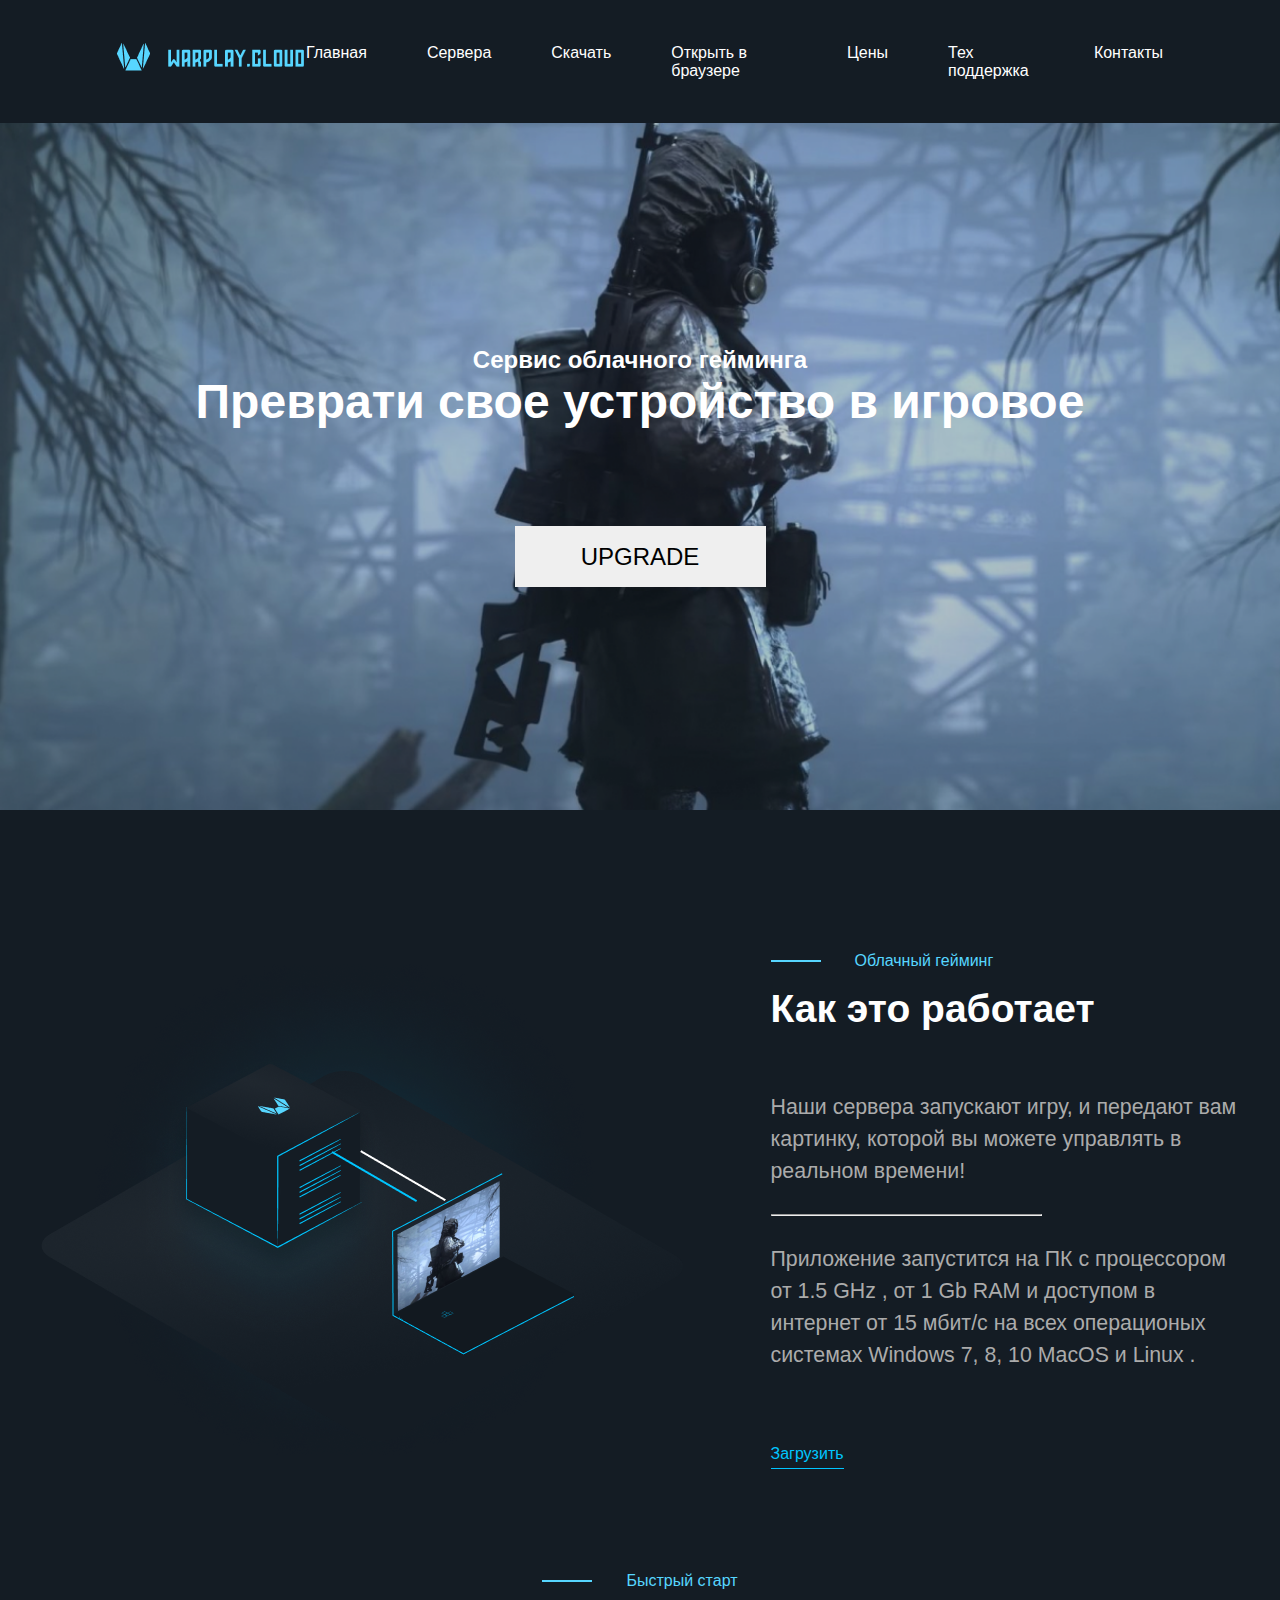
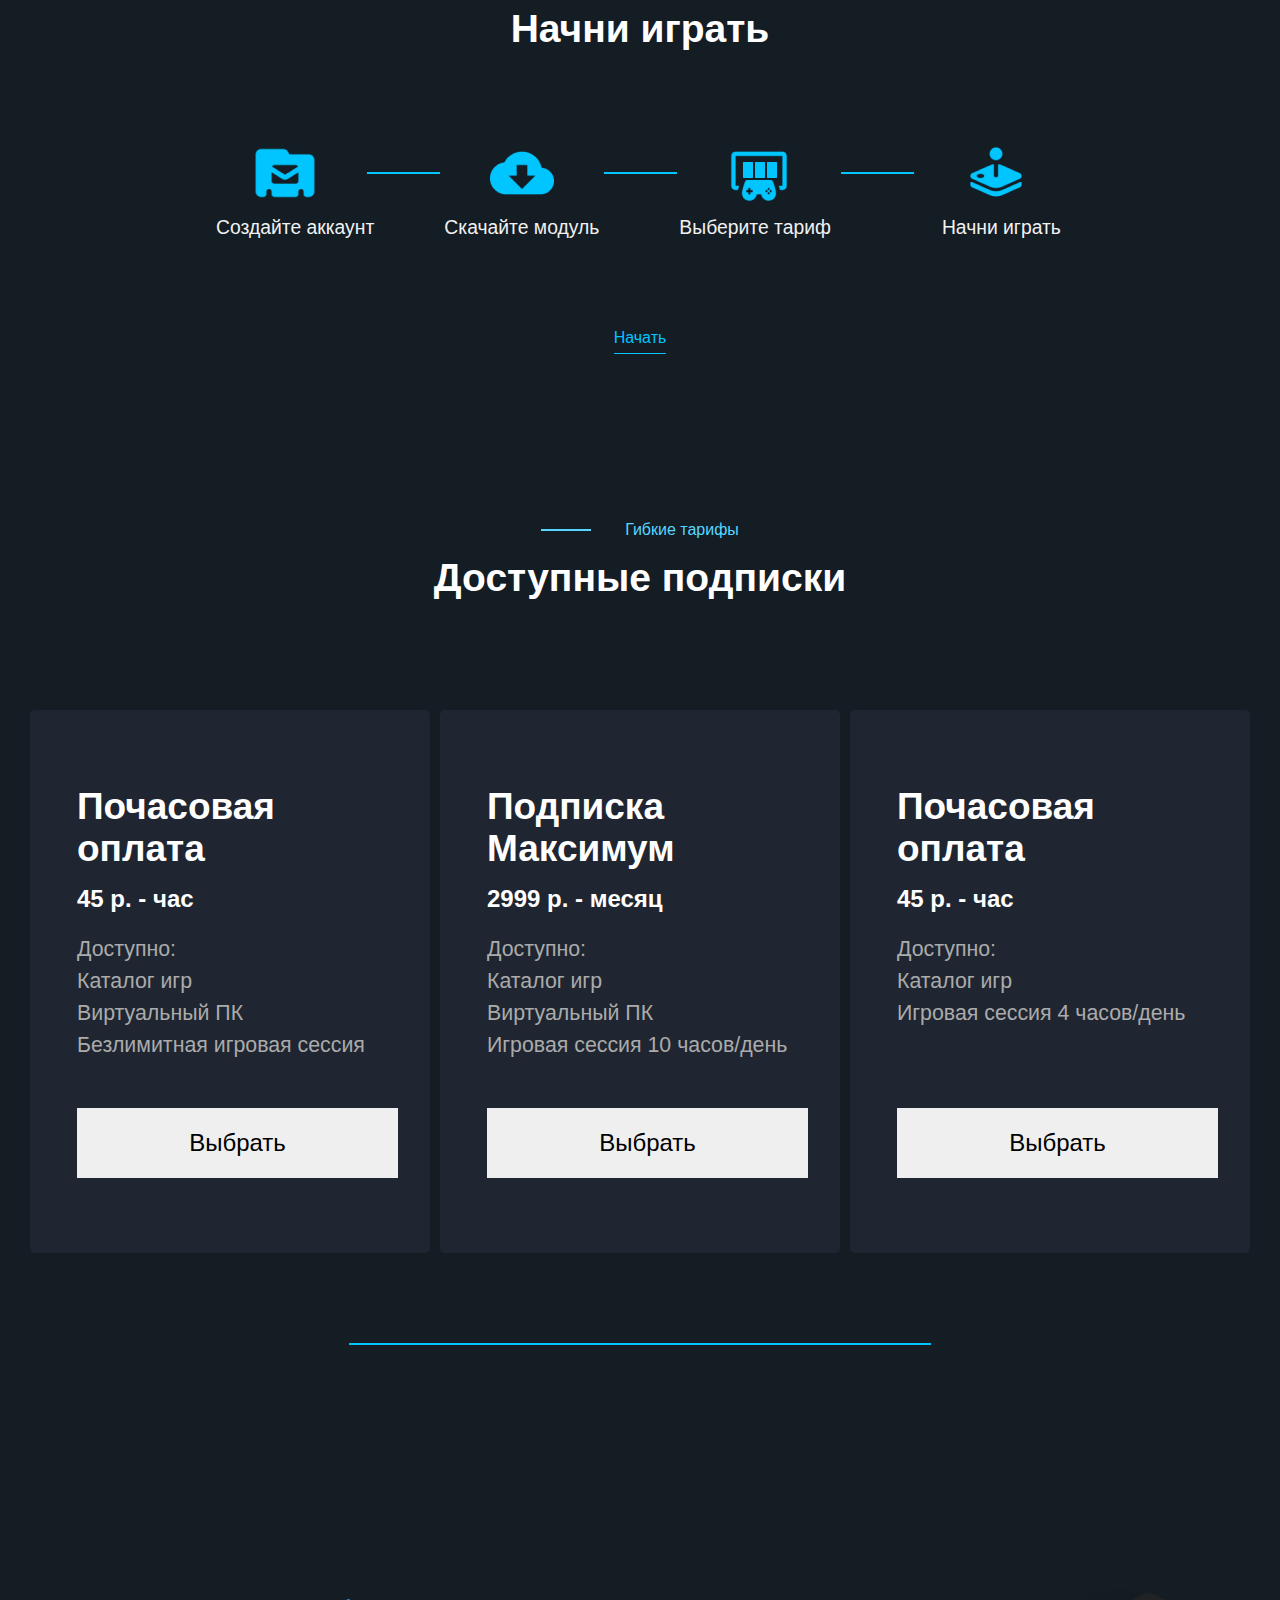
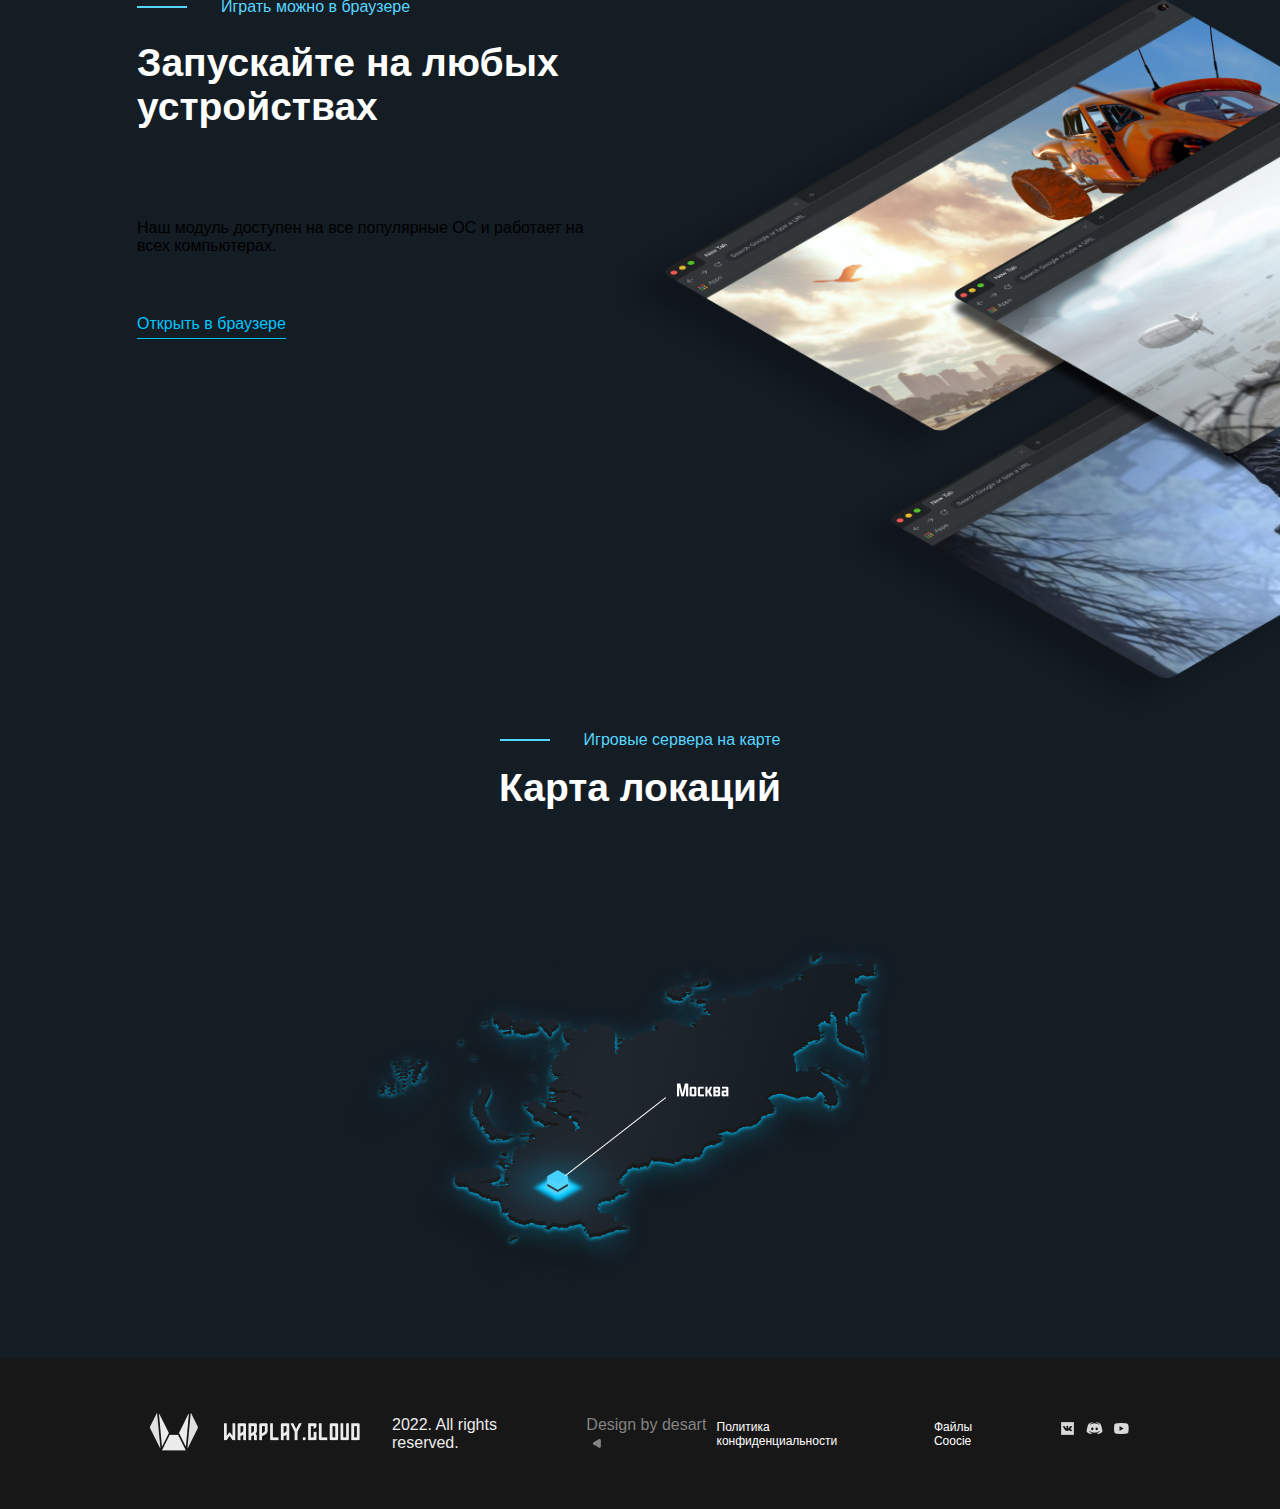
<file: index.html>
<!DOCTYPE html>
<html lang="en">

<head>
    <meta charset="UTF-8">
    <meta name="viewport" content="width=device-width, initial-scale=1.0">
    <link rel="stylesheet" href="./index.css">
    <title>WARPLAY.CLOUD</title>
</head>

<body>
    <div class="header d-none d-lg-block">
        <nav>
            <a href="###" class="header_logo"><img src="./img/nav-logo.png" alt="logo" class="logo"></a>

            <ul class="navbar_menu  ">
                <li><a href="###" class="navbar_link">Главная</a></li>
                <li><a href="./registratsya/index.html" class="navbar_link">Сервера</a></li>
                <li><a href="./dowload/index.html" class="navbar_link">Скачать</a></li>
                <li><a href="#online-play" class="navbar_link">Открыть в браузере</a></li>
                <li><a href="#start-follow" class="navbar_link">Цены</a></li>
                <li><a href="###" class="navbar_link">Тех поддержка</a></li>
                <li><a href="./contact/index.html" class="navbar_link">Контакты</a></li>
            </ul>
        </nav>
        <div class="header-info">
            <h2>Сервис облачного гейминга</h2>
            <h1>Преврати свое устройство в игровое </h1>
            <div class="header_button">
                <div class="header_button">
                    <button class="header_btn">UPGRADE</button>
                </div>
            </div>
        </div>
    </div>

    <!-- Облачный гейминг -->

    <div class="install-page">
        <img src="./img/Облачный-гейминг/ImageServerHost.png" alt="img" class="header_img">
        <div class="install-page-info">
            <p class="p-galvni"><span></span> Облачный гейминг</p>
            <h1 class="h1-glavni">Как это работает</h1>
            <p class="p-assisant_1">
                Наши сервера запускают игру, и передают
                вам картинку, которой вы можете управлять
                в реальном времени!
            </p>
            <hr>
            <p class="p-assisant_2" style="margin-bottom: 74px;">Приложение запустится на ПК с процессором
                от 1.5 GHz , от 1 Gb RAM и доступом в интернет
                от 15 мбит/с
                на всех операционых системах
                Windows 7, 8, 10 MacOS и Linux .
            </p>
            <a href="###" class="a-glavni">Загрузить</a>
        </div>
    </div>


    <!-- Быстрый старт -->

    <div class="start-game">
        <p class="p-galvni"><span></span> Быстрый старт</p>
        <h1 class="h1-glavni">Начни играть</h1>
        <div class="start-game-cards">
            <div class="img-card">
                <img src="./img/Быстрый-старт/img1.png" alt="img1">
                <span></span>
                <img src="./img/Быстрый-старт/img2.png" alt="img1">
                <span></span>
                <img src="./img/Быстрый-старт/img3.png" alt="img1">
                <span></span>
                <img src="./img/Быстрый-старт/img4.png" alt="img1">
            </div>
            <div class="text-card">
                <h4>Cоздайте аккаунт</h4>
                <h4>Cкачайте модуль</h4>
                <h4>Выберите тариф </h4>
                <h4>Начни играть</h4>
            </div>
        </div>
        <a href="###" class="a-glavni">Начать</a>
    </div>

    <!-- Гибкие тарифы -->

    <div class="start-follow">
        <p class="p-galvni"><span></span>Гибкие тарифы</p>
        <h1 class="h1-glavni">Доступные подписки</h1>
        <div class="start-follow-cards">
            <div class="start-follow-cards-card">
                <h1>Почасовая оплата</h1>
                <h3>45 р. - час</h3>
                <div class="p-card">
                    <p>Доступно:</p>
                    <p>Каталог игр</p>
                    <p>Виртуальный ПК</p>
                    <p>Безлимитная игровая сессия</p>
                </div>
                <button>Выбрать</button>
            </div>
            <div class="start-follow-cards-card">
                <h1>Подписка Максимум</h1>
                <h3>2999 р. - месяц</h3>
                <div class="p-card">
                    <p>Доступно:</p>
                    <p>Каталог игр</p>
                    <p>Виртуальный ПК</p>
                    <p>Игровая сессия 10 часов/день</p>
                </div>
                <button>Выбрать</button>
            </div>
            <div class="start-follow-cards-card">
                <h1>Почасовая оплата</h1>
                <h3>45 р. - час</h3>
                <div class="p-card">
                    <p>Доступно:</p>
                    <p>Каталог игр</p>
                    <p>Игровая сессия 4 часов/день</p>
                </div>
                <button>Выбрать</button>
            </div>
        </div>
        <span class="bottom-span"></span>
    </div>

    <!-- Играть можно в браузере -->

    <div class="online-play">
        <div class="online-play-info">
            <p class="p-galvni"><span></span> Играть можно в браузере</p>
            <h1 class="h1-glavni">Запускайте на любых устройствах</h1>
            <p class="p-assisant">Наш модуль доступен на все популярные ОС
                и работает на всех компьютерах.</p>
            <a href="###" class="a-glavni">Открыть в браузере</a>
        </div>
        <img src="./img/ImageBrowser.png" alt="image">
    </div>

    <!-- Игровые сервера на карте -->

    <div class="map">
        <p class="p-galvni"><span></span>Игровые сервера на карте</p>
        <h1 class="h1-glavni">Карта локаций</h1>
        <img src="./img/map.png" alt="map">
    </div>

    <!-- footer -->

    <footer>
        <div class="footer-left">
            <a href="./index.html"><img src="./img/footer/footer-logo.png" alt="footer-logo"></a>
            <p>2022. All rights reserved.</p>
            <p>Design by desart <img src="./img/footer/Vector.png" alt="icon" style="margin-left: 7px;"></p>
        </div>
        <div class="footer-right">
            <a href="###">Политика конфиденциальности</a>
            <a href="###">Файлы Coocie</a>
            <div class="icons">
                <a href="###"><img src="./img/footer/VK-com.png" alt="icon"></a>
                <a href="###"><img src="./img/footer/Discord.png" alt="icon"></a>
                <a href="https://youtu.be/8MjDKbW_V4A?si=DCzkMy582rWf57CD"><img src="./img/footer/YouTube.png"
                        alt="icon"></a>
            </div>
        </div>
    </footer>
</body>

</html>
</file>
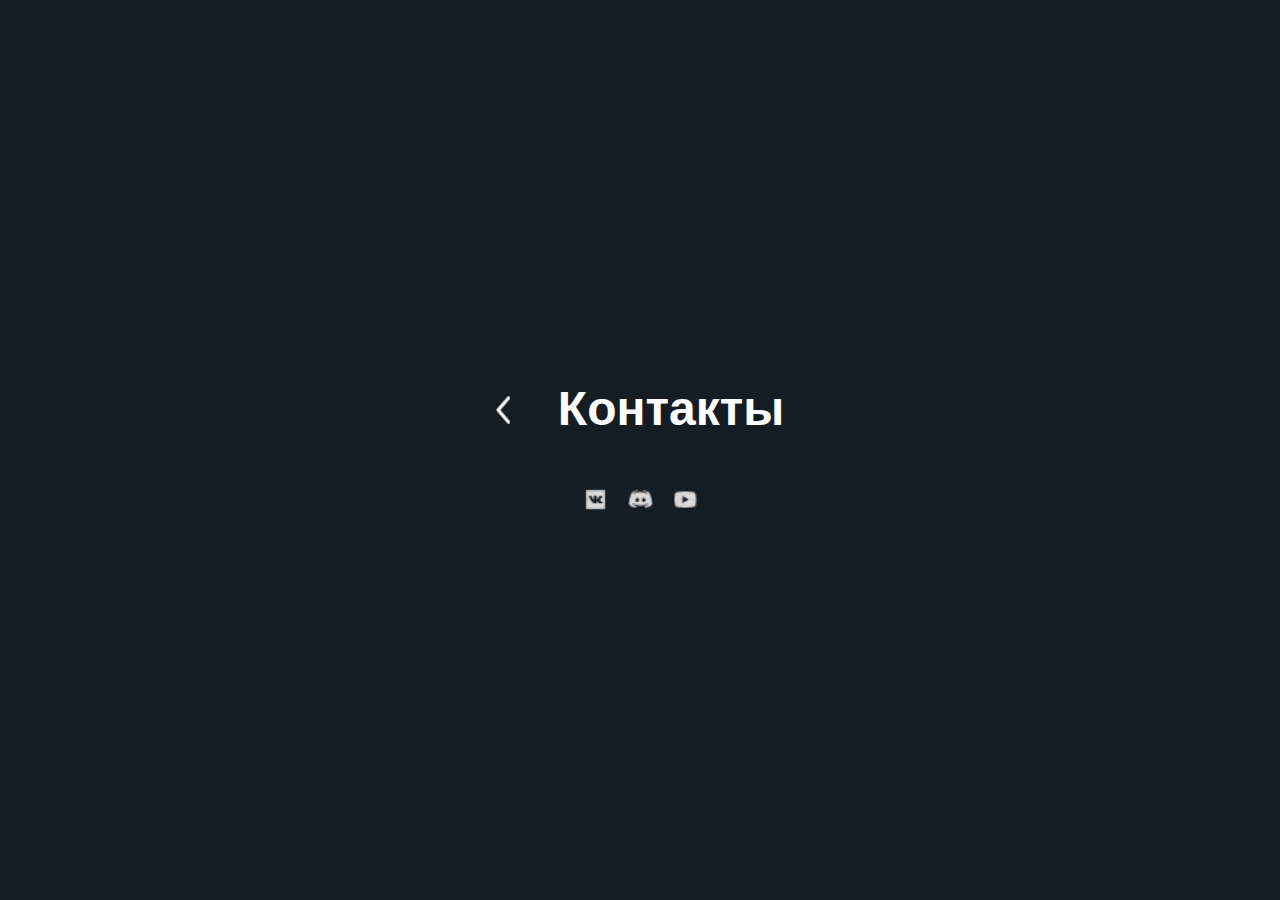
<file: contact/index.html>
<!DOCTYPE html>
<html lang="en">
<head>
    <meta charset="UTF-8">
    <meta name="viewport" content="width=device-width, initial-scale=1.0">
    <link rel="stylesheet" href="./main.css">
    <title>contact</title>
</head>
<body>
    <div class="contact">
        <h1>
            <a href="../index.html"> <img src="../dowload/img/back.png" alt="bakc"></a>
            Контакты
        </h1>
    
         <div class="contact-icons">
            <a href="###"><img src="../img/footer/VK-com.png" alt="wk"></a>
         <a href="###"><img src="../img/footer/Discord.png" alt="Discord"></a>
         <a href="###"><img src="../img/footer/YouTube.png" alt="YouTube"></a>
         </div>
    </div>
</body>
</html>
</file>
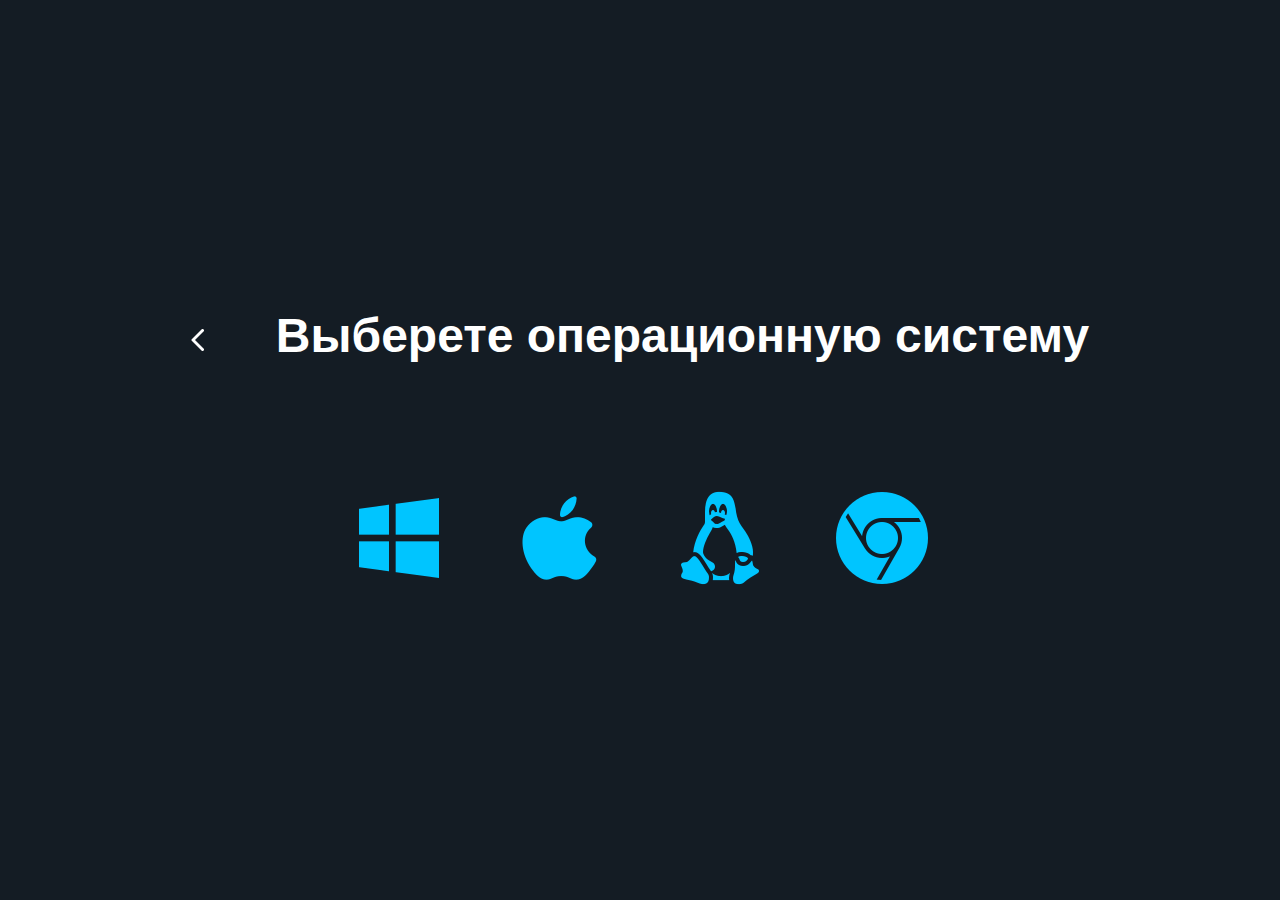
<file: dowload/index.html>
<!DOCTYPE html>
<html lang="en">
<head>
    <meta charset="UTF-8">
    <meta name="viewport" content="width=device-width, initial-scale=1.0">
    <link rel="stylesheet" href="./main.css">
    <title>dowload</title>
</head>
<body>
    <div class="header">
        <h1>
           <a href="../index.html"> <img src="./img/back.png" alt="bakc"></a>
            Выберете операционную систему
        </h1>

        <div class="images">
            <a href="###"><img src="./img/Windows10.png" alt="Windows10"></a>
            <a href="###"><img src="./img/MacClient.png" alt="mac"></a>
            <a href="###"><img src="./img/Linux.png" alt="Linux"></a>
            <a href="###"><img src="./img/Chrome.png" alt="Chrome"></a>
        </div>
    </div>
</body>
</html>
</file>
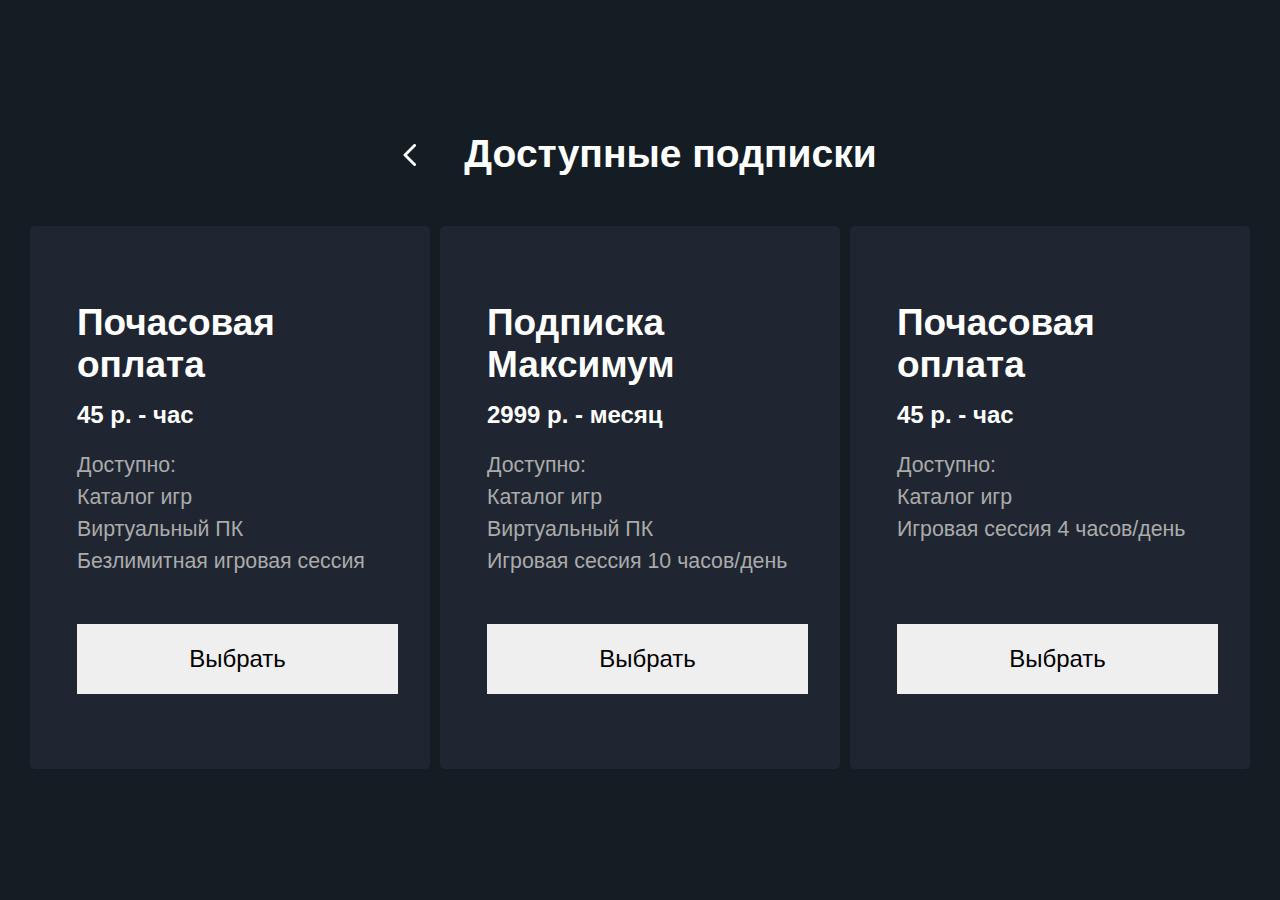
<file: follow-page/index.html>
<!DOCTYPE html>
<html lang="en">
<head>
    <meta charset="UTF-8">
    <meta name="viewport" content="width=device-width, initial-scale=1.0">
    <link rel="stylesheet" href="./main.css">
    <title>follow</title>
</head>
<body>
    <div class="start-follow">
        <h1>
            <a href="../open-reg/index.html"><img src="../dowload/img/back.png" alt="back"></a>
            Доступные подписки
        </h1>
        <div class="start-follow-cards">
            <div class="start-follow-cards-card">
                <h1>Почасовая оплата</h1>
                <h3>45 р. - час</h3>
                <div class="p-card">
                    <p>Доступно:</p>
                    <p>Каталог игр</p>
                    <p>Виртуальный ПК</p>
                    <p>Безлимитная игровая сессия</p>
                </div>
                <button>Выбрать</button>
            </div>
            <div class="start-follow-cards-card">
                <h1>Подписка Максимум</h1>
                <h3>2999 р. - месяц</h3>
                <div class="p-card">
                    <p>Доступно:</p>
                    <p>Каталог игр</p>
                    <p>Виртуальный ПК</p>
                    <p>Игровая сессия 10 часов/день</p>
                </div>
                <button>Выбрать</button>
            </div>
            <div class="start-follow-cards-card">
                <h1>Почасовая оплата</h1>
                <h3>45 р. - час</h3>
                <div class="p-card">
                    <p>Доступно:</p>
                    <p>Каталог игр</p>
                    <p>Игровая сессия 4 часов/день</p>
                </div>
                <button>Выбрать</button>
            </div>
        </div>
    </div>
</body>
</html>
</file>
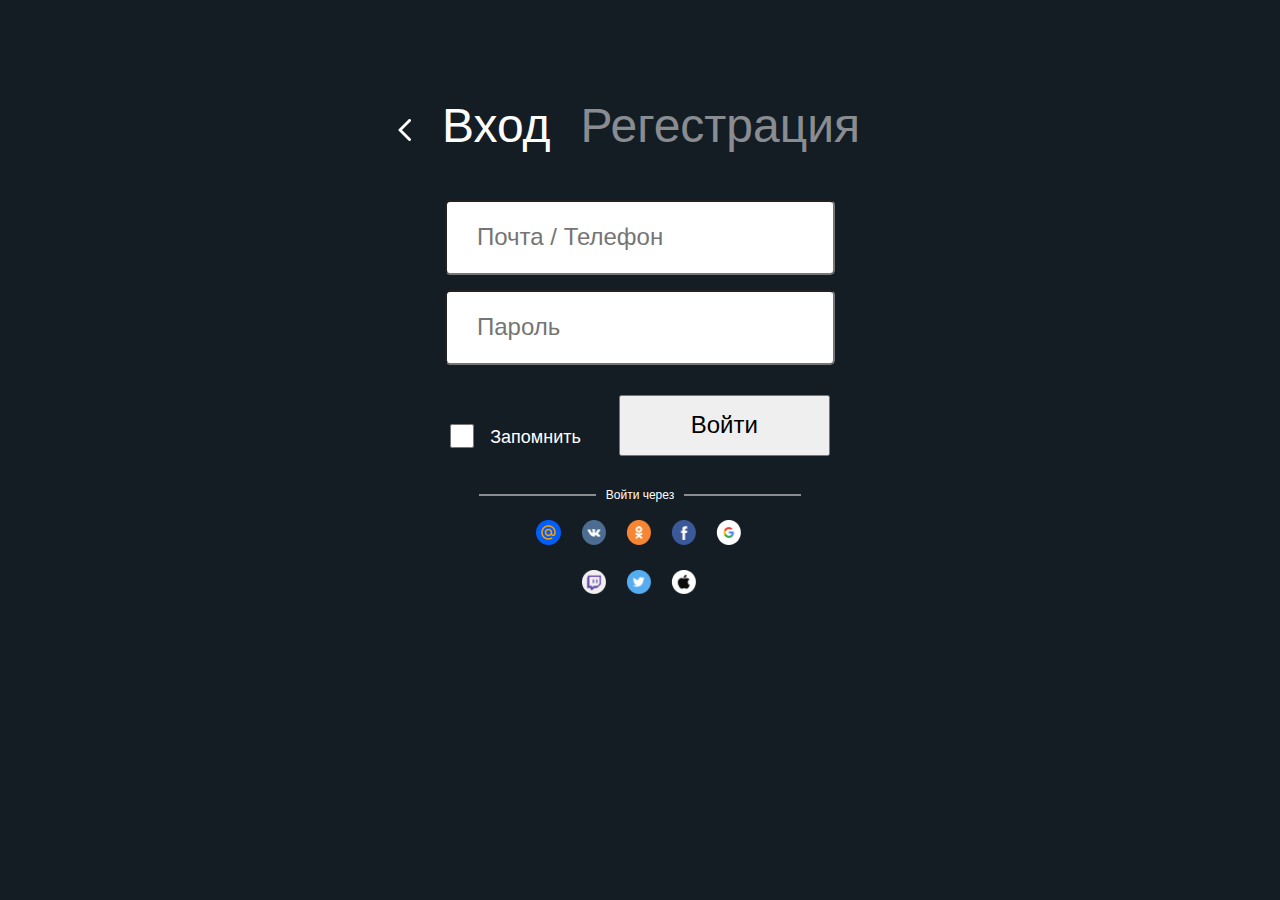
<file: open-reg/index.html>
<!DOCTYPE html>
<html lang="en">
<head>
    <meta charset="UTF-8">
    <meta name="viewport" content="width=device-width, initial-scale=1.0">
    <link rel="stylesheet" href="./main.css">
    <title>Document</title>
</head>
<body>
    <div class="registratsiya">
        <div class="reg">
            <h1>
                <a href="../index.html"><img src="../dowload/img/back.png" alt="back"></a>
                Вход
                <span><a href="../registratsya/index.html">Регестрация</a></span>
            </h1>
            <form action="../follow-page/index.html">
                <input type="tex" placeholder="Почта / Телефон" required>
                <input type="password" placeholder="Пароль" required>
                <div style="display: flex; align-items: center; justify-content: center;">
                    <div class="bottom-input">
                        <input type="checkbox" id="checkbox" required>
                        <label for="checkbox">Запомнить
                        </label>
                    </div>
                    <button type="submit">Войти</button>
                </div>
            </form>
            <p class="reg-spans"><span></span>Войти через<span></span></p>
            <div class="reg-icons">
                <a href="###"> <img src="../img/reg-icons/Mail_ru.png" alt="mail"></a>
                <a href="###"> <img src="../img/reg-icons/VK.png" alt="wk"></a>
                <a href="###"> <img src="../img/reg-icons/OK.png" alt="ok"></a>
                <a href="###"><img src="../img/reg-icons/Facebook.png" alt="fakebook"></a>
                <a href="###"> <img src="../img/reg-icons/Google.png" alt="google"></a>
                <a href="###"> <img src="../img/reg-icons/Twitch.png" alt="twitch"></a>
                <a href="###"> <img src="../img/reg-icons/Twitter.png" alt="Twitter"></a>
                <a href="###"> <img src="../img/reg-icons/Apple.png" alt="Apple"></a>
            </div>
        </div>
    </div>
</body>
</html>
</file>
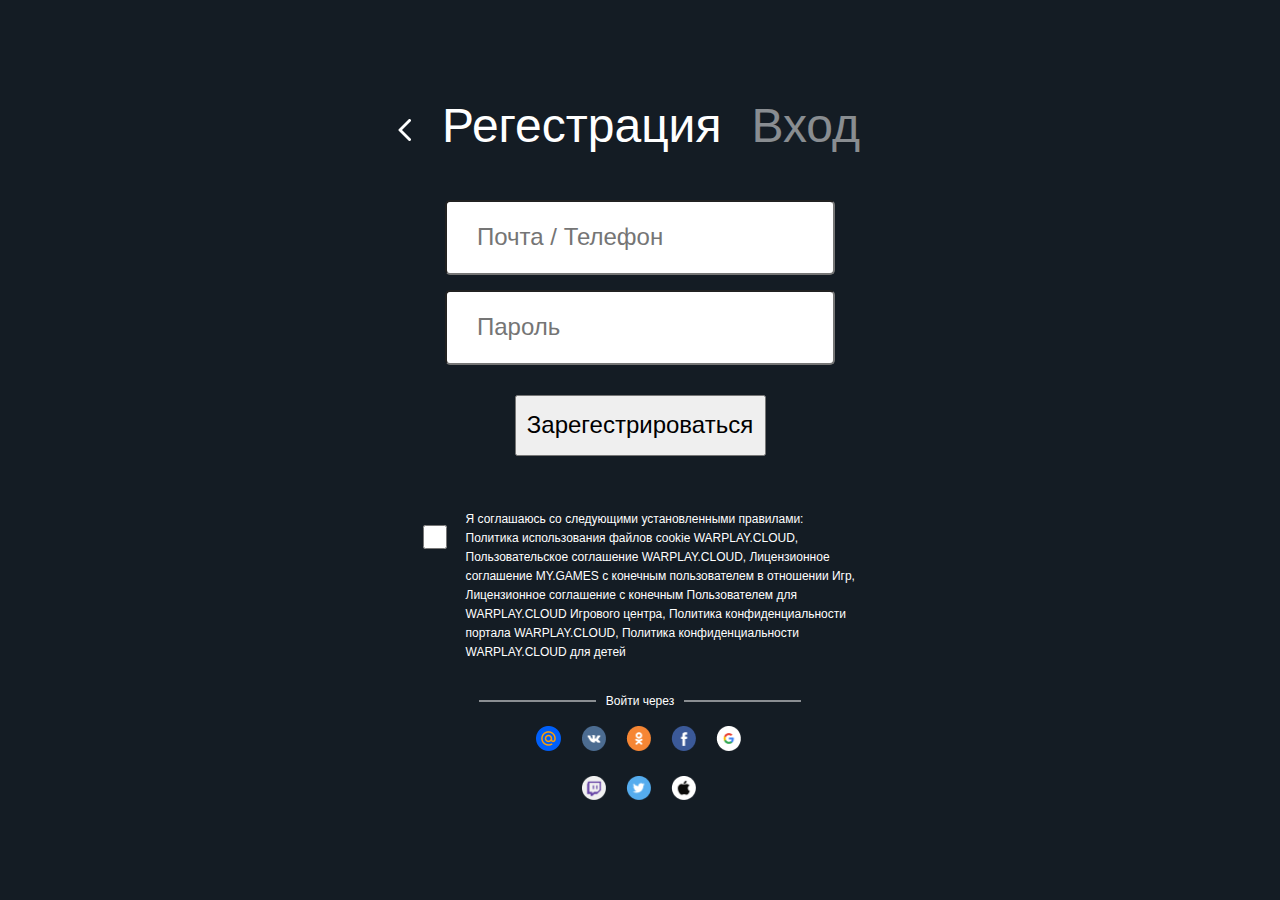
<file: registratsya/index.html>
<!DOCTYPE html>
<html lang="en">

<head>
    <meta charset="UTF-8">
    <meta name="viewport" content="width=device-width, initial-scale=1.0">
    <link rel="stylesheet" href="./man.css">
    <title>registratsiya</title>
</head>

<body>
    <div class="registratsiya">
        <div class="reg">
            <h1>
                <a href="../index.html"><img src="../dowload/img/back.png" alt="back"></a>
                Регестрация
                <span><a href="../open-reg/index.html">Вход</a></span>
            </h1>
            <form action="../squeeze/index.html">
                <input type="tex" placeholder="Почта / Телефон" required>
                <input type="password" placeholder="Пароль" required>
                <button type="submit">Зарегестрироваться</button>
                <div class="bottom-input">
                    <input type="checkbox" id="checkbox" required>
                    <label for="checkbox">Я соглашаюсь со следующими установленными правилами: Политика использования
                        файлов
                        cookie WARPLAY.CLOUD, Пользовательское соглашение WARPLAY.CLOUD, Лицензионное соглашение
                        MY.GAMES с
                        конечным пользователем в отношении Игр, Лицензионное соглашение с конечным Пользователем для
                        WARPLAY.CLOUD Игрового центра, Политика конфиденциальности портала WARPLAY.CLOUD, Политика
                        конфиденциальности WARPLAY.CLOUD для детей
                    </label>
                </div>
            </form>
            <p class="reg-spans"><span></span>Войти через<span></span></p>
            <div class="reg-icons">
                <a href="###"> <img src="../img/reg-icons/Mail_ru.png" alt="mail"></a>
                <a href="###"> <img src="../img/reg-icons/VK.png" alt="wk"></a>
                <a href="###"> <img src="../img/reg-icons/OK.png" alt="ok"></a>
                <a href="###"><img src="../img/reg-icons/Facebook.png" alt="fakebook"></a>
                <a href="###"> <img src="../img/reg-icons/Google.png" alt="google"></a>
                <a href="###"> <img src="../img/reg-icons/Twitch.png" alt="twitch"></a>
                <a href="###"> <img src="../img/reg-icons/Twitter.png" alt="Twitter"></a>
                <a href="###"> <img src="../img/reg-icons/Apple.png" alt="Apple"></a>
            </div>
        </div>

    </div>
</body>

</html>
</file>
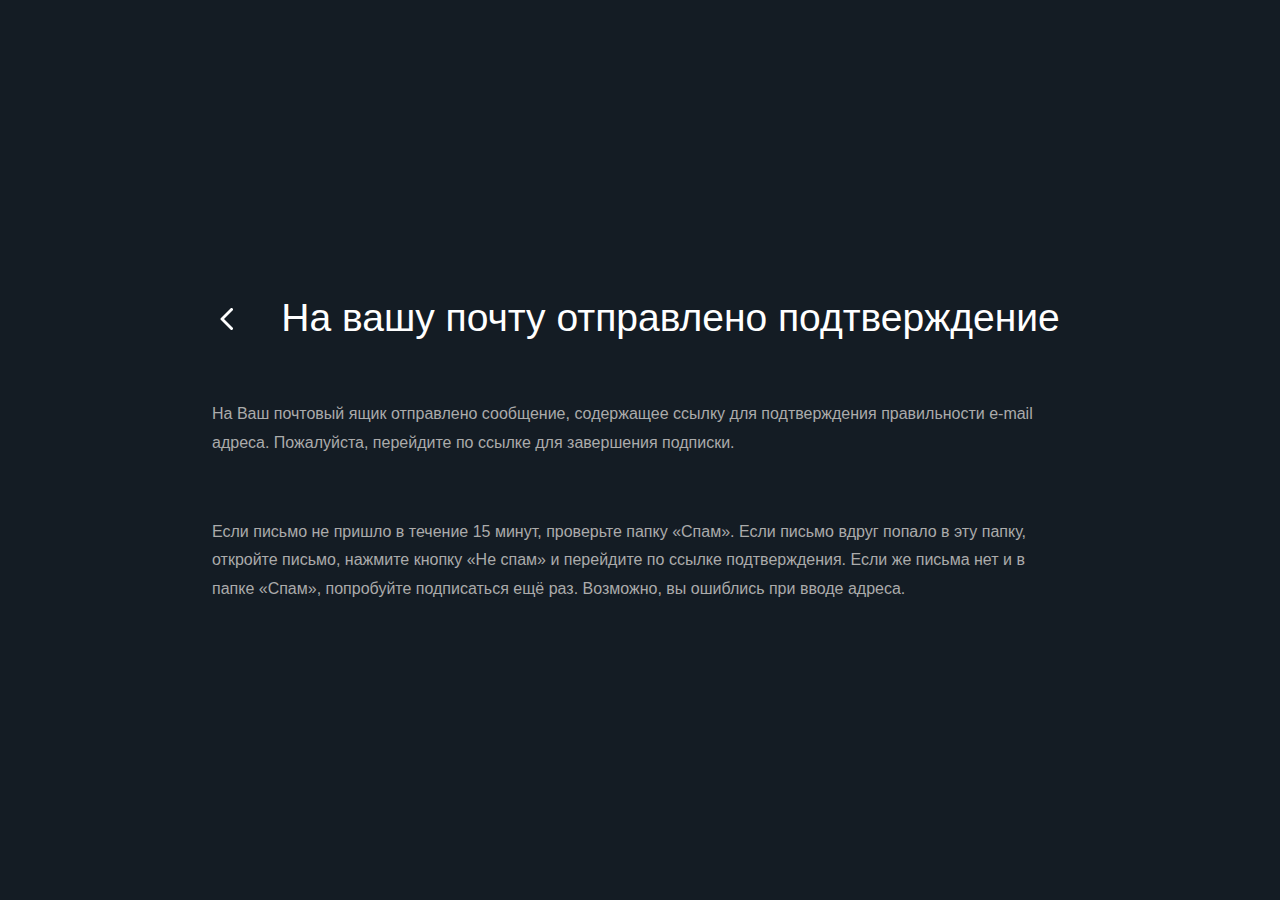
<file: squeeze/index.html>
<!DOCTYPE html>
<html lang="en">

<head>
    <meta charset="UTF-8">
    <meta name="viewport" content="width=device-width, initial-scale=1.0">
    <link rel="stylesheet" href="./main.css">
    <title>squeeze</title>
</head>

<body>
    <div class="squeeze">
        <div class="squeeze-info">
            <h1>
                <a href="../index.html"><img src="../dowload/img/back.png" alt="back"></a>
                На вашу почту отправлено подтверждение
            </h1>
            <p>На Ваш почтовый ящик отправлено сообщение, содержащее ссылку для подтверждения правильности e-mail адреса.
                Пожалуйста, перейдите по ссылке для завершения подписки.
            </p>
            <p>Если письмо не пришло в течение 15 минут, проверьте папку «Спам». Если письмо вдруг попало в эту папку,
                откройте
                письмо, нажмите кнопку «Не спам» и перейдите по ссылке подтверждения. Если же письма нет и в папке «Спам»,
                попробуйте подписаться ещё раз. Возможно, вы ошиблись при вводе адреса.
            </p>
        </div>
    </div>
</body>

</html>
</file>
<file: index.css>
@import url('https://fonts.googleapis.com/css2?family=Jersey+15+Charted&family=Josefin+Sans:ital,wght@0,100..700;1,100..700&family=Jost:ital,wght@0,100..900;1,100..900&family=Russo+One&display=swap');


* {
    box-sizing: border-box;
    margin: 0;
    padding: 0;
    font-family: sans-serif;
}

body {
    background-color: rgba(20, 28, 36, 1);
}

button {
    cursor: pointer;
    border: 0;
}

.header {
    width: 100%;
    height: 810px;
    background-image: url(./img/bg-img.png);
    background-size: cover;
    background-repeat: no-repeat;
}

nav {
    width: 100%;
    height: 123px;
    display: flex;
    justify-content: space-between;
    padding: 0 117px;
    align-items: center;
    background-color: rgba(20, 28, 36, 1);
}

li {
    list-style-type: none;
}

a {
    text-decoration: none;
}

nav a {
    color: rgba(255, 255, 255, 1);
    font-size: 16px;
    padding-bottom: 5px;
}

nav ul {
    display: flex;
    gap: 60px;
}

nav a:hover {
    transition: all 0.5s;
    border-bottom: 1px solid rgba(0, 197, 255, 1);
}

.header-info {
    width: 100%;
    height: 687px;
    display: flex;
    flex-direction: column;
    justify-content: center;
    align-items: center;
    color: rgba(255, 255, 255, 1);
}

.header-info p {
    font-size: 16px;
}

.header-info h1 {
    font-size: 48px;
}

.header-info button {
    width: 251px;
    height: 61px;
    font-size: 24px;
    margin-top: 97px;
}

/* Облачный гейминг */

.install-page {
    width: 100%;
    height: 517px;
    display: flex;
    align-items: center;
    justify-content: center;
    gap: 76px;
    background-color: rgba(20, 28, 36, 1);
    margin-top: 139px;
}

.install-page-info {
    width: 480px;
}

.p-galvni {
    display: flex;
    align-items: center;
    color: rgba(87, 214, 255, 1);
    gap: 34px;

}

.p-galvni span {
    display: block;
    width: 50px;
    border: 1px solid rgba(87, 214, 255, 1);
}

.h1-glavni {
    font-size: 39px;
    color: rgba(255, 255, 255, 1);
    margin-bottom: 60px;
    margin-top: 17px;
}

.install-page-info hr {
    width: 271px;
}

.p-assisant_1 {
    font-size: 21.33px;
    line-height: 32px;
    color: rgba(171, 171, 171, 1);
    margin-bottom: 27px;
    margin-top: 27px;
}

.p-assisant_2 {
    font-size: 21.33px;
    line-height: 32px;
    color: rgba(171, 171, 171, 1);
    margin-bottom: 27px;
    margin-top: 27px;
}

.a-glavni {
    color: rgba(0, 197, 255, 1);
    text-decoration: none;
    padding-bottom: 6px;
    border-bottom: 1px solid rgba(0, 197, 255, 1);
}

/* Быстрый старт */

.start-game {
    height: 393px;
    width: 100%;
    display: flex;
    flex-direction: column;
    align-items: center;
    justify-content: center;
    margin-top: 100px;
}

.start-game .start-game-cards {
    width: 848px;
}

.start-game .start-game-cards .img-card {
    display: flex;
    justify-content: center;
    align-items: center;
    gap: 50px;
}

.start-game .start-game-cards .img-card span {
    width: 73px;
    height: 0;
    border: 1px solid rgba(0, 197, 255, 1);
}

.start-game .start-game-cards .text-card {
    margin-top: 12px;
    display: flex;
    /* color: rgba(241, 241, 241, 1); */
}

.text-card h4:nth-child(2) {
    margin-left: 70px;
    margin-right: 80px;
}

.text-card h4:nth-child(4) {
    margin-left: 111px;
}

.start-game .start-game-cards .text-card h4 {
    font-size: 19.33px;
    font-weight: 300;
    color: rgba(241, 241, 241, 1);
}

.start-game h1 {
    margin-bottom: 90px;
}

.start-game a {
    margin-top: 90px;
}


/* Гибкие тарифы */


.start-follow {
    width: 100%;
    height: 840px;
    display: flex;
    align-items: center;
    justify-content: center;
    flex-direction: column;
    margin-top: 154px;
}

.start-follow-cards {
    display: flex;
    padding-top: 50px;
    gap: 10px;
}

.start-follow-cards-card {
    width: 400px;
    height: 543px;
    background-color: rgba(31, 38, 49, 1);
    border-radius: 5px;
    padding: 76px 70px 47px 47px;
}

.start-follow-cards-card h1 {
    font-size: 37px;
    line-height: 42px;
    margin-bottom: 15px;
    color: rgba(255, 255, 255, 1);
}

.start-follow-cards-card h3 {
    font-size: 24px;
    line-height: 28.13px;
    color: rgba(255, 255, 255, 1);
}

.start-follow-cards-card .p-card {
    width: 311px;
    height: 173.76px;
    margin-top: 21.21px;
    color: rgba(171, 171, 171, 1);
    font-size: 21.33px;
    line-height: 31.99px;
}

.start-follow-cards-card button {
    width: 321px;
    height: 70px;
    font-size: 24px;
}

.start-follow-cards-card:hover {
    transition: all 0.5s;
    background-color: rgba(0, 197, 255, 1);
    color: rgba(20, 28, 36, 1);
}

.start-follow-cards-card:hover h1 {
    color: rgba(20, 28, 36, 1);
}

.start-follow-cards-card:hover p {
    color: rgba(20, 28, 36, 1);
}

.start-follow-cards-card:hover h3 {
    color: rgba(20, 28, 36, 1);
}

.start-follow-cards-card:hover button {
    background-color: rgba(20, 28, 36, 1);
    color: rgba(241, 248, 255, 1);
}

.bottom-span {
    width: 582px;
    height: 0;
    border: 1px solid rgba(0, 197, 255, 1);
    margin-top: 90px;
}


/* Играть можно в браузере */

.online-play {
    height: 740px;
    display: flex;
    padding-left: 137px;
    margin-top: 228px;
    justify-content: space-between;
}

.online-play .online-play-info {
    margin-top: 17px;
}

.online-play .p-galvni {
    margin-bottom: 25px;
}

.online-play-info .p-assisant {
    width: 470px;
    margin-top: 90px;
    margin-bottom: 60px;
}

/* Игровые сервера на карте */

.map {
    height: 578px;
    display: flex;
    flex-direction: column;
    align-items: center;
    justify-content: center;
    margin-bottom: 60px;
}


/* footer */

footer {
    width: 100%;
    height: 150px;
    background-color: rgba(23, 23, 23, 1);
    display: flex;
    padding: 0 150px;
    align-items: center;
    justify-content: space-between;
}

.footer-left {
    display: flex;
    gap: 30px;
    align-items: center;
}

.footer-left p:nth-child(2) {
    color: rgba(236, 236, 236, 1);
}

.footer-left p:last-child {
    color: rgba(131, 131, 131, 1);
}

.footer-right {
    display: flex;
    gap: 51px;
}

.footer-right a {
    font-size: 12px;
    color: rgba(255, 255, 255, 1);
}

.footer-right .icons {
    display: flex;
    gap: 10px;
}


@media(max-width: 500px) {

    .logo {
        width: 350px;
        height: 50px;
    }

    .header_logo {
        margin: 100px -15px 0px;
        position: absolute;
        width: 400px;
        text-align: center;
    }

    h2 {
        width: 250px;
        height: 50px;
        font-weight: 600;
        margin: 400px 0px 0px -260px;
    }

    h1 {
        border: 2px solid red;
        width: 400px;
        height: 100px;
        margin: 30px 0px 0px -115px;
        font-family: "Russo One", sans-serif;
        font-weight: 400;
        line-height: 60px;
        font-size: 20px;
    }

    .header_button {
        margin: 160px 0px 0px 0px;
    }

    .header_btn {
        font-family: "Russo One", sans-serif;
        font-weight: 400;
        margin: -150px 0px 0px 20px;
    }

    .header {
        border: 2px solid red;
        width: 600px;
        height: 900px;
        position: relative;
        background-image: url(./img/responsive_header_img.png);
        border-radius: 0px 0px 20px 20px; 
    }

    li {
        border: 2px solid red;
        width: 100px;
    }

    .navbar_menu {
        border: 2px solid blue;
        display: none;
        position: relative;
    }

    nav {
        width: 0px;
        height: 0px;
    }

    .navbar_link {
        border: 2px solid red;
        width: 50px;
        height: 20px;
        font-size: 14px;
        position: absolute;
        display: flex;
        justify-content: center;
    }

    .install-page {
        width: 100%;
    }

    .p-galvni {
        font-family: 'Franklin Gothic Medium', 'Arial Narrow', Arial, sans-serif;
        border: 2px solid red;
        font-weight: 200;
        display: flex;
        justify-content: center;
    }

    .h1-glavni {
        margin: 0px 0px 0px 0px;
    }

    .install-page-info {
        border: 3px solid blue;
        margin: -50px 0px 0px -620px;
    }

    .p-assisant_1 {
        /* margin: 100px 0px 0px 0px; */
        border: 2px solid red;
    }

    .p-assisant_2 {
        margin: 200px 0px 0px 0px;
        border: 2px solid red;
    }
}
</file>
<file: contact/main.css>
*{
    box-sizing: border-box;
    margin: 0;
    padding: 0;
    font-family: sans-serif;
}

.contact{
    width: 100%;
    height: 100vh;
    display: flex;
    flex-direction: column;
    align-items: center;
    justify-content: center;
    background-color: rgba(20, 28, 36, 1);
}

.contact h1{
    color: rgba(255, 255, 255, 1) ;
    font-size: 48px;
    line-height: 48px;
    display: flex;
    align-items: center;
}

.contact h1 img{
    width: 15px;
    height: 30px;
    margin-right: 47px;
}

.contact-icons{
    display: flex;
    gap: 20px;
    margin-top: 54px;
}

.contact-icons img{
    width: 25px;
    height: 25spx;
}
</file>
<file: dowload/main.css>
*{
    box-sizing: border-box;
    margin: 0;
    padding: 0;
    font-family: sans-serif;
}

.header{
    width: 100%;
    height: 100vh;
    background-color: rgba(20, 28, 36, 1);
    display: flex;
    flex-direction: column;
    align-items: center;
    justify-content: center;
}

.header h1{
    font-size: 48px;
    color: rgba(255, 255, 255, 1);
    display: flex;
    align-items: center;
    gap: 71px;
}

.header .images{
    margin-top: 125px;
    display: flex;
    gap: 61px;
}
</file>
<file: follow-page/main.css>
*{
    box-sizing: border-box;
    margin: 0;
    padding: 0;
    font-family: sans-serif;
}

.start-follow{
    width: 100%;
    height: 100vh;
    display: flex;
    flex-direction: column;
    align-items: center;
    justify-content: center;
    background-color: rgba(20, 28, 36, 1);
}

.start-follow h1{
    font-size: 39px;
    color: rgba(255, 255, 255, 1);
    display: flex;
    gap: 47px;
    align-items: center;
}

.start-follow-cards{
    display: flex;
    padding-top: 50px;
    gap: 10px;
}

.start-follow-cards-card{
    width: 400px;
    height: 543px;
    background-color: rgba(31, 38, 49, 1);
    border-radius: 5px;
    padding: 76px 70px 47px 47px;
}

.start-follow-cards-card h1{
    font-size: 37px;
    line-height: 42px;
    margin-bottom: 15px;
    color: rgba(255, 255, 255, 1);
}

.start-follow-cards-card h3{
    font-size: 24px;
    line-height: 28.13px;
    color: rgba(255, 255, 255, 1);
}

.start-follow-cards-card .p-card{
    width: 311px;
    height: 173.76px;
    margin-top: 21.21px;
    color: rgba(171, 171, 171, 1);
    font-size: 21.33px;
    line-height: 31.99px;
}

.start-follow-cards-card button{
    width: 321px;
    height: 70px;
    font-size: 24px;
    border: 0;
    cursor: pointer;
}

.start-follow-cards-card:hover{
    transition: all 0.5s;
    background-color: rgba(0, 197, 255, 1);
    color: rgba(20, 28, 36, 1);
}

.start-follow-cards-card:hover h1{
    color: rgba(20, 28, 36, 1);
}

.start-follow-cards-card:hover p{
    color: rgba(20, 28, 36, 1);
}

.start-follow-cards-card:hover h3{
    color: rgba(20, 28, 36, 1);
}

.start-follow-cards-card:hover button{
    background-color: rgba(20, 28, 36, 1);
    color: rgba(241, 248, 255, 1);
}
</file>
<file: open-reg/main.css>
*{
    box-sizing: border-box;
    margin: 0;
    padding: 0;
    font-family: sans-serif;
}

a{
    text-decoration: none;
}

.registratsiya{
    width: 100%;
    height: 100vh;
    background-color: rgba(20, 28, 36, 1);
    display: flex;
    align-items: center;
    justify-content: center;
}

.reg{
    width: 484px;
    height: 705px;
}

.reg h1{
    display: flex;
    gap: 30px;
    align-items: center;
    font-size: 48px;
    font-weight: 400;
    color: rgba(255, 255, 255, 1);
}

.reg h1 span a{
    color: rgba(255, 255, 255, 0.5);
}

.reg form{
    display: flex;
    flex-direction: column;
    padding: 32px 50px;
    align-items: center;
}

.reg form input{
    width: 390px;
    height: 75px;
    margin-top: 15px;
    padding: 0 30px;
    font-size: 24px;
    border-radius: 5px;
}

.reg form button{
    width: 211px;
    height: 61px;
    margin-top: 30px;
    font-size: 24px;
    color: rgba(0, 0, 0, 1);
    cursor: pointer;
}

.reg form .bottom-input{
    display: flex;
    margin-top: 54px;
    align-items: center;
}

.reg form .bottom-input input{
    width: 24px;
    height: 24px;
    margin-right: 16px;
    cursor: pointer;
    margin-top: -3px;
    
}

.reg form .bottom-input label{
    font-size: 18px;
    color: rgba(255, 255, 255, 1);
    line-height: 19px;
    font-weight: 200px;
    cursor: pointer;
    margin-right: 38px;
}

.reg .reg-spans{
    font-size: 12px;
    color: rgba(255, 255, 255, 1);
    font-weight: 200;
    display: flex;
    align-items: center;
    justify-content: center;
    gap: 10px;
}

.reg .reg-spans span{
    width: 117px;
    height: 0;
    border: 1px solid rgba(255, 255, 255, 0.5);
}

.reg .reg-icons{
    display: flex;
    flex-wrap: wrap;
    gap: 20px;
    width: 240px;
    justify-content: center;
    align-items: center;
    margin-left: 120px;
    margin-top: 18px;
}

.reg .reg-icons img{
    width: 25px;
    height: 25px;
}
</file>
<file: registratsya/man.css>
*{
    box-sizing: border-box;
    margin: 0;
    padding: 0;
    font-family: sans-serif;
}

a{
    text-decoration: none;
}

.registratsiya{
    width: 100%;
    height: 100vh;
    background-color: rgba(20, 28, 36, 1);
    display: flex;
    align-items: center;
    justify-content: center;
}

.reg{
    width: 484px;
    height: 705px;
}

.reg h1{
    display: flex;
    gap: 30px;
    align-items: center;
    font-size: 48px;
    font-weight: 400;
    color: rgba(255, 255, 255, 1);
}

.reg h1 span a{
    color: rgba(255, 255, 255, 0.5);
}

.reg form{
    display: flex;
    flex-direction: column;
    padding: 32px 50px;
    align-items: center;
}

.reg form input{
    width: 390px;
    height: 75px;
    margin-top: 15px;
    padding: 0 30px;
    font-size: 24px;
    border-radius: 5px;
}

.reg form button{
    width: 251px;
    height: 61px;
    margin-top: 30px;
    font-size: 24px;
    color: rgba(0, 0, 0, 1);
    cursor: pointer;
}

.reg form .bottom-input{
    display: flex;
    margin-top: 54px;
}

.reg form .bottom-input input{
    width: 24px;
    height: 24px;
    margin-right: 19px;
    cursor: pointer;
}

.reg form .bottom-input label{
    font-size: 12px;
    color: rgba(255, 255, 255, 1);
    line-height: 19px;
    font-weight: 100px;
    width: 392px;
    cursor: pointer;
}

.reg .reg-spans{
    font-size: 12px;
    color: rgba(255, 255, 255, 1);
    font-weight: 200;
    display: flex;
    align-items: center;
    justify-content: center;
    gap: 10px;
}

.reg .reg-spans span{
    width: 117px;
    height: 0;
    border: 1px solid rgba(255, 255, 255, 0.5);
}

.reg .reg-icons{
    display: flex;
    flex-wrap: wrap;
    gap: 20px;
    width: 240px;
    justify-content: center;
    align-items: center;
    margin-left: 120px;
    margin-top: 18px;
}

.reg .reg-icons img{
    width: 25px;
    height: 25px;
}
</file>
<file: squeeze/main.css>
*{
    box-sizing: border-box;
    margin: 0;
    padding: 0;
    font-family: sans-serif;
}


.squeeze{
    width: 100%;
    height: 100vh;
    background-color: rgba(20, 28, 36, 1);
    display: flex;
    justify-content: center;
    align-items: center;
}

.squeeze-info{
    width: 856px;
    display: flex;
    flex-direction: column;
    align-items: center;
}

.squeeze-info h1{
    font-size: 39px;
    font-weight: 400;
    color: rgba(255, 255, 255, 1);
    display: flex;
    align-items: center;
    gap: 47px;
}

.squeeze-info p{
    font-size: 16px;
    color: rgba(171, 171, 171, 1);
    margin-top: 60px;
    line-height: 28.8px;
}
</file>
